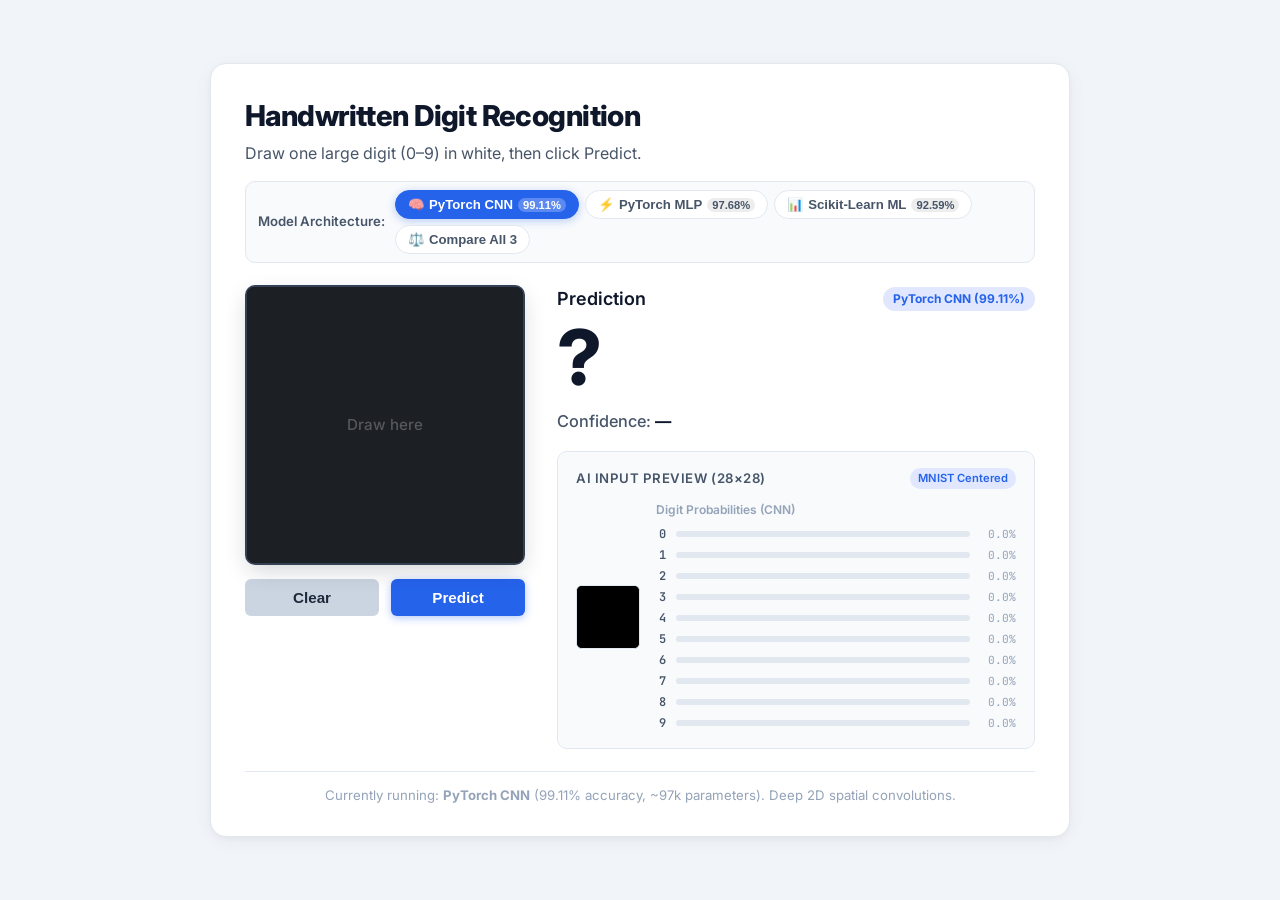
<file: index.html>
<!DOCTYPE html>
<html lang="en">
<head>
  <meta charset="UTF-8">
  <meta name="viewport" content="width=device-width, initial-scale=1.0">
  <title>Handwritten Digit Recognition - Course Project (CNN vs MLP vs Classical ML)</title>
  <meta name="description" content="Client-side handwritten digit recognition comparing Deep CNN, Multi-Layer Perceptron (MLP), and Classical Machine Learning (Logistic Regression).">
  <link rel="preconnect" href="https://fonts.googleapis.com">
  <link rel="preconnect" href="https://fonts.gstatic.com" crossorigin>
  <link href="https://fonts.googleapis.com/css2?family=Inter:wght@400;500;600;700;800&family=JetBrains+Mono:wght@500;600&display=swap" rel="stylesheet">
  <link rel="stylesheet" href="style.css">
</head>
<body>
  <div class="app-container">
    <header class="app-header">
      <h1 class="app-title">Handwritten Digit Recognition</h1>
      <p class="app-subtitle">Draw one large digit (0–9) in white, then click Predict.</p>
      
      <!-- Model Selector Segmented Control (3 Models + Compare All) -->
      <div class="model-selector-bar">
        <div class="selector-label">Model Architecture:</div>
        <div class="selector-pills" role="tablist">
          <button id="tab-cnn" class="pill-btn active" type="button" data-model="cnn">
            <span class="pill-icon">🧠</span>
            <span class="pill-text">PyTorch CNN</span>
            <span class="pill-badge">99.11%</span>
          </button>
          <button id="tab-mlp" class="pill-btn" type="button" data-model="mlp">
            <span class="pill-icon">⚡</span>
            <span class="pill-text">PyTorch MLP</span>
            <span class="pill-badge">97.68%</span>
          </button>
          <button id="tab-sklearn" class="pill-btn" type="button" data-model="sklearn">
            <span class="pill-icon">📊</span>
            <span class="pill-text">Scikit-Learn ML</span>
            <span class="pill-badge">92.59%</span>
          </button>
          <button id="tab-compare" class="pill-btn" type="button" data-model="compare">
            <span class="pill-icon">⚖️</span>
            <span class="pill-text">Compare All 3</span>
          </button>
        </div>
      </div>
    </header>

    <main class="main-layout">
      <!-- Left Column: Drawing Area & Action Controls -->
      <section class="drawing-section">
        <div class="canvas-wrapper">
          <canvas id="drawing-canvas" width="280" height="280"></canvas>
          <div class="canvas-hint" id="canvas-hint">Draw here</div>
        </div>
        <div class="button-row">
          <button id="clear-btn" class="btn btn-secondary" type="button">Clear</button>
          <button id="predict-btn" class="btn btn-primary" type="button">Predict</button>
        </div>
      </section>

      <!-- Right Column: Prediction & Details -->
      <section class="result-section">
        <!-- Single Model Result View -->
        <div class="prediction-card" id="single-pred-card">
          <div class="pred-card-header">
            <h2 class="section-title">Prediction</h2>
            <span class="model-tag" id="active-model-tag">PyTorch CNN</span>
          </div>
          <div class="prediction-display" id="prediction-value">?</div>
          <div class="confidence-display" id="confidence-value">Confidence: <span>—</span></div>
        </div>

        <!-- Comparison Mode: 3-Card Side-by-Side View -->
        <div class="comparison-cards hidden" id="comparison-cards">
          <div class="compare-card cnn-card">
            <div class="compare-badge">🧠 CNN</div>
            <div class="compare-name">ConvNet (99.1%)</div>
            <div class="compare-digit" id="compare-cnn-digit">?</div>
            <div class="compare-conf" id="compare-cnn-conf">Conf: —</div>
          </div>
          <div class="compare-card mlp-card">
            <div class="compare-badge">⚡ MLP</div>
            <div class="compare-name">Dense (97.7%)</div>
            <div class="compare-digit" id="compare-mlp-digit">?</div>
            <div class="compare-conf" id="compare-mlp-conf">Conf: —</div>
          </div>
          <div class="compare-card sklearn-card">
            <div class="compare-badge">📊 Linear ML</div>
            <div class="compare-name">Logistic (92.6%)</div>
            <div class="compare-digit" id="compare-sklearn-digit">?</div>
            <div class="compare-conf" id="compare-sklearn-conf">Conf: —</div>
          </div>
        </div>

        <!-- AI Vision Inspector: Centered 28x28 Preprocessed Input & Class Distribution -->
        <div class="inspector-card">
          <div class="inspector-header">
            <h3>AI Input Preview (28×28)</h3>
            <span class="badge">MNIST Centered</span>
          </div>
          <div class="inspector-body">
            <div class="preview-box">
              <canvas id="preview-canvas" width="28" height="28"></canvas>
            </div>
            <div class="probabilities-container">
              <div class="probabilities-title" id="prob-title">Digit Probabilities (0–9)</div>
              <div class="prob-bars" id="prob-bars">
                <!-- Generated dynamically by app.js -->
              </div>
            </div>
          </div>
        </div>
      </section>
    </main>

    <footer class="app-footer">
      <p id="footer-desc">Currently running: <strong>PyTorch CNN</strong> (99.11% accuracy, ~97k parameters). Switch above to test <strong>PyTorch MLP</strong> or <strong>Scikit-Learn Logistic Regression</strong>!</p>
    </footer>
  </div>

  <!-- Model Weights for all 3 Architectures -->
  <script src="weights.js"></script>
  <script src="mlp_weights.js"></script>
  <script src="sklearn_weights.js"></script>
  <!-- Application & Inference Engine -->
  <script src="app.js"></script>
</body>
</html>
</file>
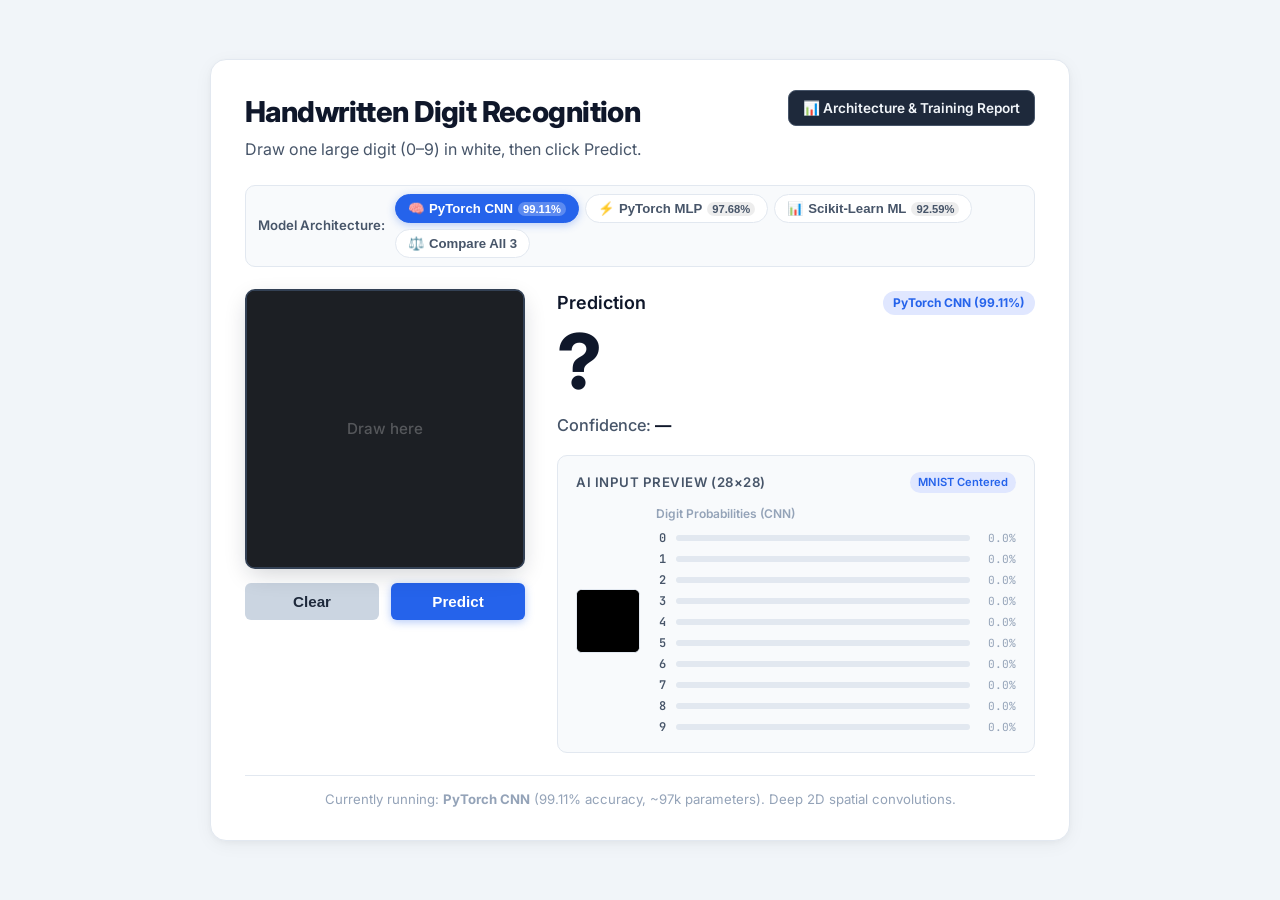
<file: course_project1_handwritting_recognition/index.html>
<!DOCTYPE html>
<html lang="en">
<head>
  <meta charset="UTF-8">
  <meta name="viewport" content="width=device-width, initial-scale=1.0">
  <title>Handwritten Digit Recognition - Course Project (CNN vs MLP vs Classical ML)</title>
  <meta name="description" content="Client-side handwritten digit recognition comparing Deep CNN, Multi-Layer Perceptron (MLP), and Classical Machine Learning (Logistic Regression).">
  <link rel="preconnect" href="https://fonts.googleapis.com">
  <link rel="preconnect" href="https://fonts.gstatic.com" crossorigin>
  <link href="https://fonts.googleapis.com/css2?family=Inter:wght@400;500;600;700;800&family=JetBrains+Mono:wght@500;600&display=swap" rel="stylesheet">
  <link rel="stylesheet" href="style.css">
</head>
<body>
  <div class="app-container">
    <header class="app-header">
      <div style="display: flex; justify-content: space-between; align-items: flex-start; flex-wrap: wrap; gap: 12px; margin-bottom: 8px;">
        <div>
          <h1 class="app-title">Handwritten Digit Recognition</h1>
          <p class="app-subtitle">Draw one large digit (0–9) in white, then click Predict.</p>
        </div>
        <a href="presentation.html" target="_blank" style="display: inline-flex; align-items: center; gap: 6px; background: #1e293b; border: 1px solid #475569; color: #f1f5f9; text-decoration: none; padding: 7px 14px; border-radius: 8px; font-size: 0.85rem; font-weight: 600; transition: all 0.2s ease;">
          <span>📊 Architecture & Training Report</span>
        </a>
      </div>
      
      <!-- Model Selector Segmented Control (3 Models + Compare All) -->
      <div class="model-selector-bar">
        <div class="selector-label">Model Architecture:</div>
        <div class="selector-pills" role="tablist">
          <button id="tab-cnn" class="pill-btn active" type="button" data-model="cnn">
            <span class="pill-icon">🧠</span>
            <span class="pill-text">PyTorch CNN</span>
            <span class="pill-badge">99.11%</span>
          </button>
          <button id="tab-mlp" class="pill-btn" type="button" data-model="mlp">
            <span class="pill-icon">⚡</span>
            <span class="pill-text">PyTorch MLP</span>
            <span class="pill-badge">97.68%</span>
          </button>
          <button id="tab-sklearn" class="pill-btn" type="button" data-model="sklearn">
            <span class="pill-icon">📊</span>
            <span class="pill-text">Scikit-Learn ML</span>
            <span class="pill-badge">92.59%</span>
          </button>
          <button id="tab-compare" class="pill-btn" type="button" data-model="compare">
            <span class="pill-icon">⚖️</span>
            <span class="pill-text">Compare All 3</span>
          </button>
        </div>
      </div>
    </header>

    <main class="main-layout">
      <!-- Left Column: Drawing Area & Action Controls -->
      <section class="drawing-section">
        <div class="canvas-wrapper">
          <canvas id="drawing-canvas" width="280" height="280"></canvas>
          <div class="canvas-hint" id="canvas-hint">Draw here</div>
        </div>
        <div class="button-row">
          <button id="clear-btn" class="btn btn-secondary" type="button">Clear</button>
          <button id="predict-btn" class="btn btn-primary" type="button">Predict</button>
        </div>
      </section>

      <!-- Right Column: Prediction & Details -->
      <section class="result-section">
        <!-- Single Model Result View -->
        <div class="prediction-card" id="single-pred-card">
          <div class="pred-card-header">
            <h2 class="section-title">Prediction</h2>
            <span class="model-tag" id="active-model-tag">PyTorch CNN</span>
          </div>
          <div class="prediction-display" id="prediction-value">?</div>
          <div class="confidence-display" id="confidence-value">Confidence: <span>—</span></div>
        </div>

        <!-- Comparison Mode: 3-Card Side-by-Side View -->
        <div class="comparison-cards hidden" id="comparison-cards">
          <div class="compare-card cnn-card">
            <div class="compare-badge">🧠 CNN</div>
            <div class="compare-name">ConvNet (99.1%)</div>
            <div class="compare-digit" id="compare-cnn-digit">?</div>
            <div class="compare-conf" id="compare-cnn-conf">Conf: —</div>
          </div>
          <div class="compare-card mlp-card">
            <div class="compare-badge">⚡ MLP</div>
            <div class="compare-name">Dense (97.7%)</div>
            <div class="compare-digit" id="compare-mlp-digit">?</div>
            <div class="compare-conf" id="compare-mlp-conf">Conf: —</div>
          </div>
          <div class="compare-card sklearn-card">
            <div class="compare-badge">📊 Linear ML</div>
            <div class="compare-name">Logistic (92.6%)</div>
            <div class="compare-digit" id="compare-sklearn-digit">?</div>
            <div class="compare-conf" id="compare-sklearn-conf">Conf: —</div>
          </div>
        </div>

        <!-- AI Vision Inspector: Centered 28x28 Preprocessed Input & Class Distribution -->
        <div class="inspector-card">
          <div class="inspector-header">
            <h3>AI Input Preview (28×28)</h3>
            <span class="badge">MNIST Centered</span>
          </div>
          <div class="inspector-body">
            <div class="preview-box">
              <canvas id="preview-canvas" width="28" height="28"></canvas>
            </div>
            <div class="probabilities-container">
              <div class="probabilities-title" id="prob-title">Digit Probabilities (0–9)</div>
              <div class="prob-bars" id="prob-bars">
                <!-- Generated dynamically by app.js -->
              </div>
            </div>
          </div>
        </div>
      </section>
    </main>

    <footer class="app-footer">
      <p id="footer-desc">Currently running: <strong>PyTorch CNN</strong> (99.11% accuracy, ~97k parameters). Switch above to test <strong>PyTorch MLP</strong> or <strong>Scikit-Learn Logistic Regression</strong>!</p>
    </footer>
  </div>

  <!-- Model Weights for all 3 Architectures -->
  <script src="weights.js"></script>
  <script src="mlp_weights.js"></script>
  <script src="sklearn_weights.js"></script>
  <!-- Application & Inference Engine -->
  <script src="app.js"></script>
</body>
</html>
</file>
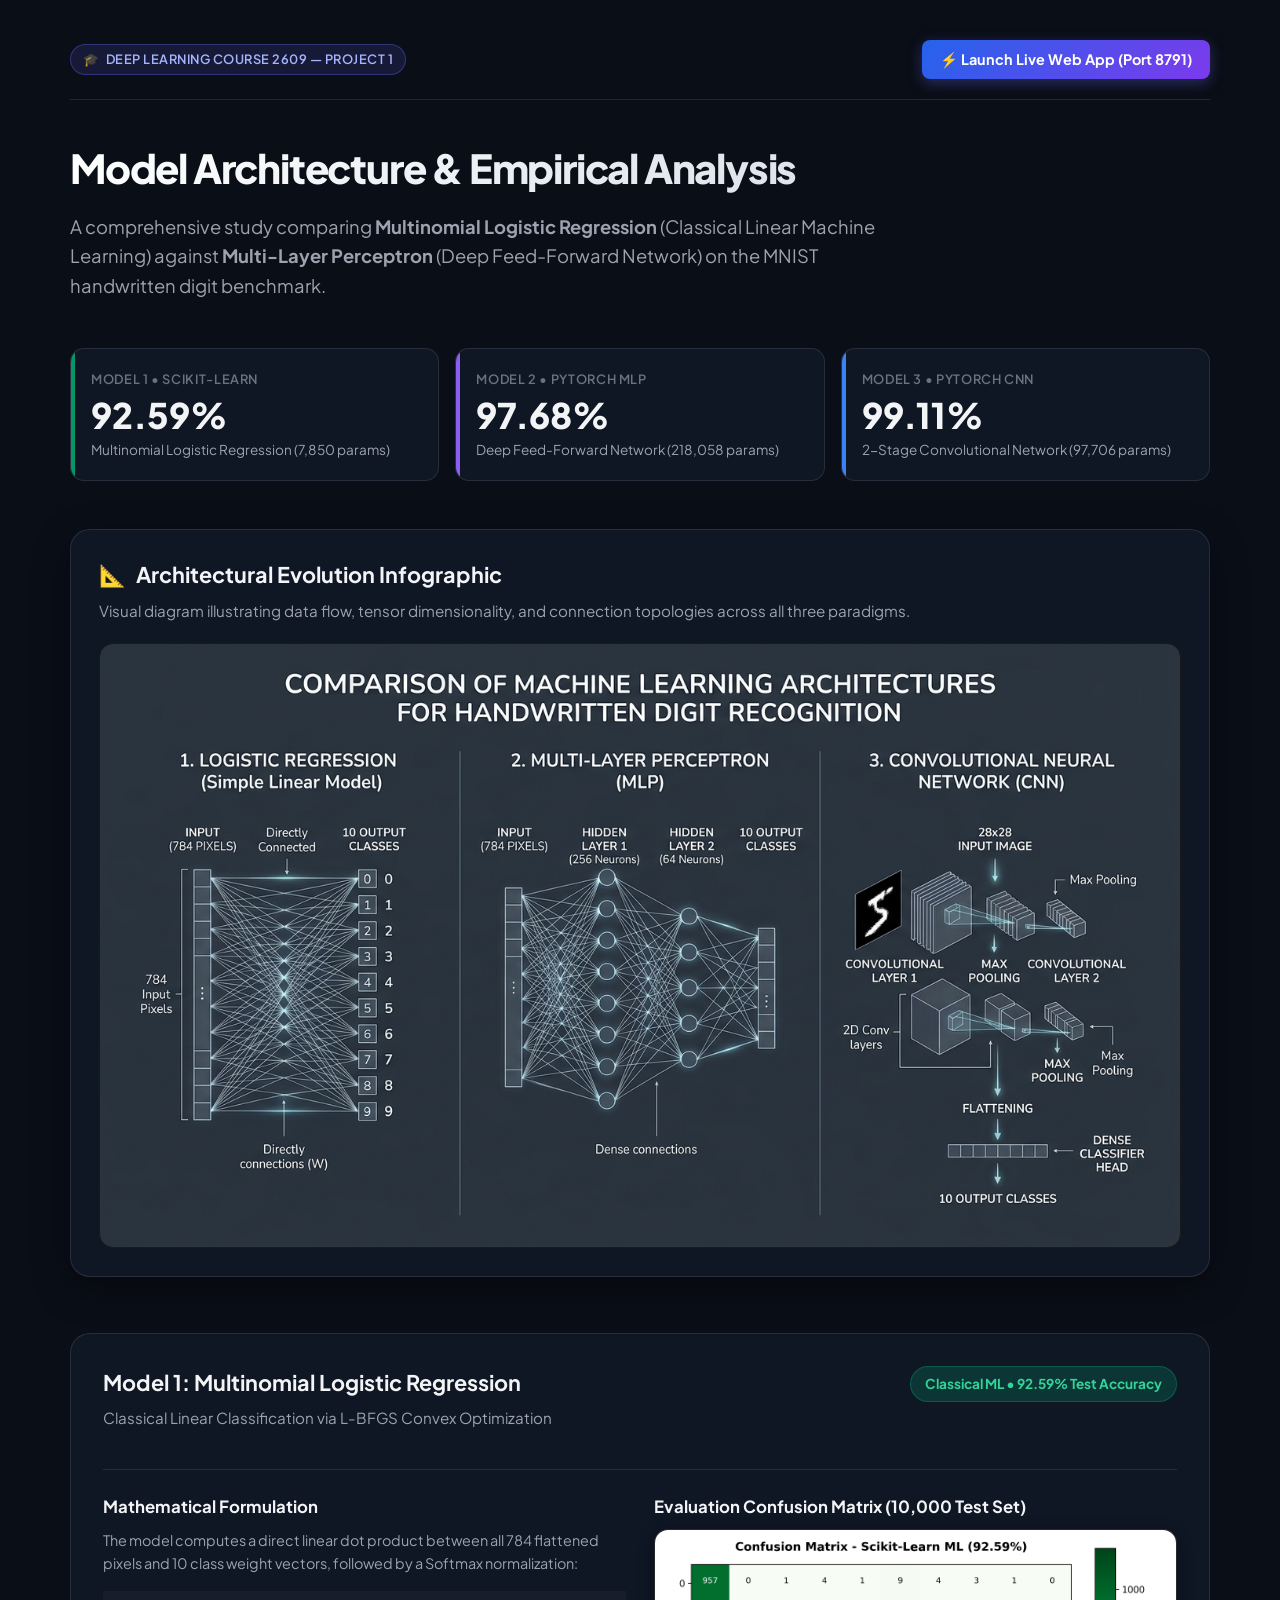
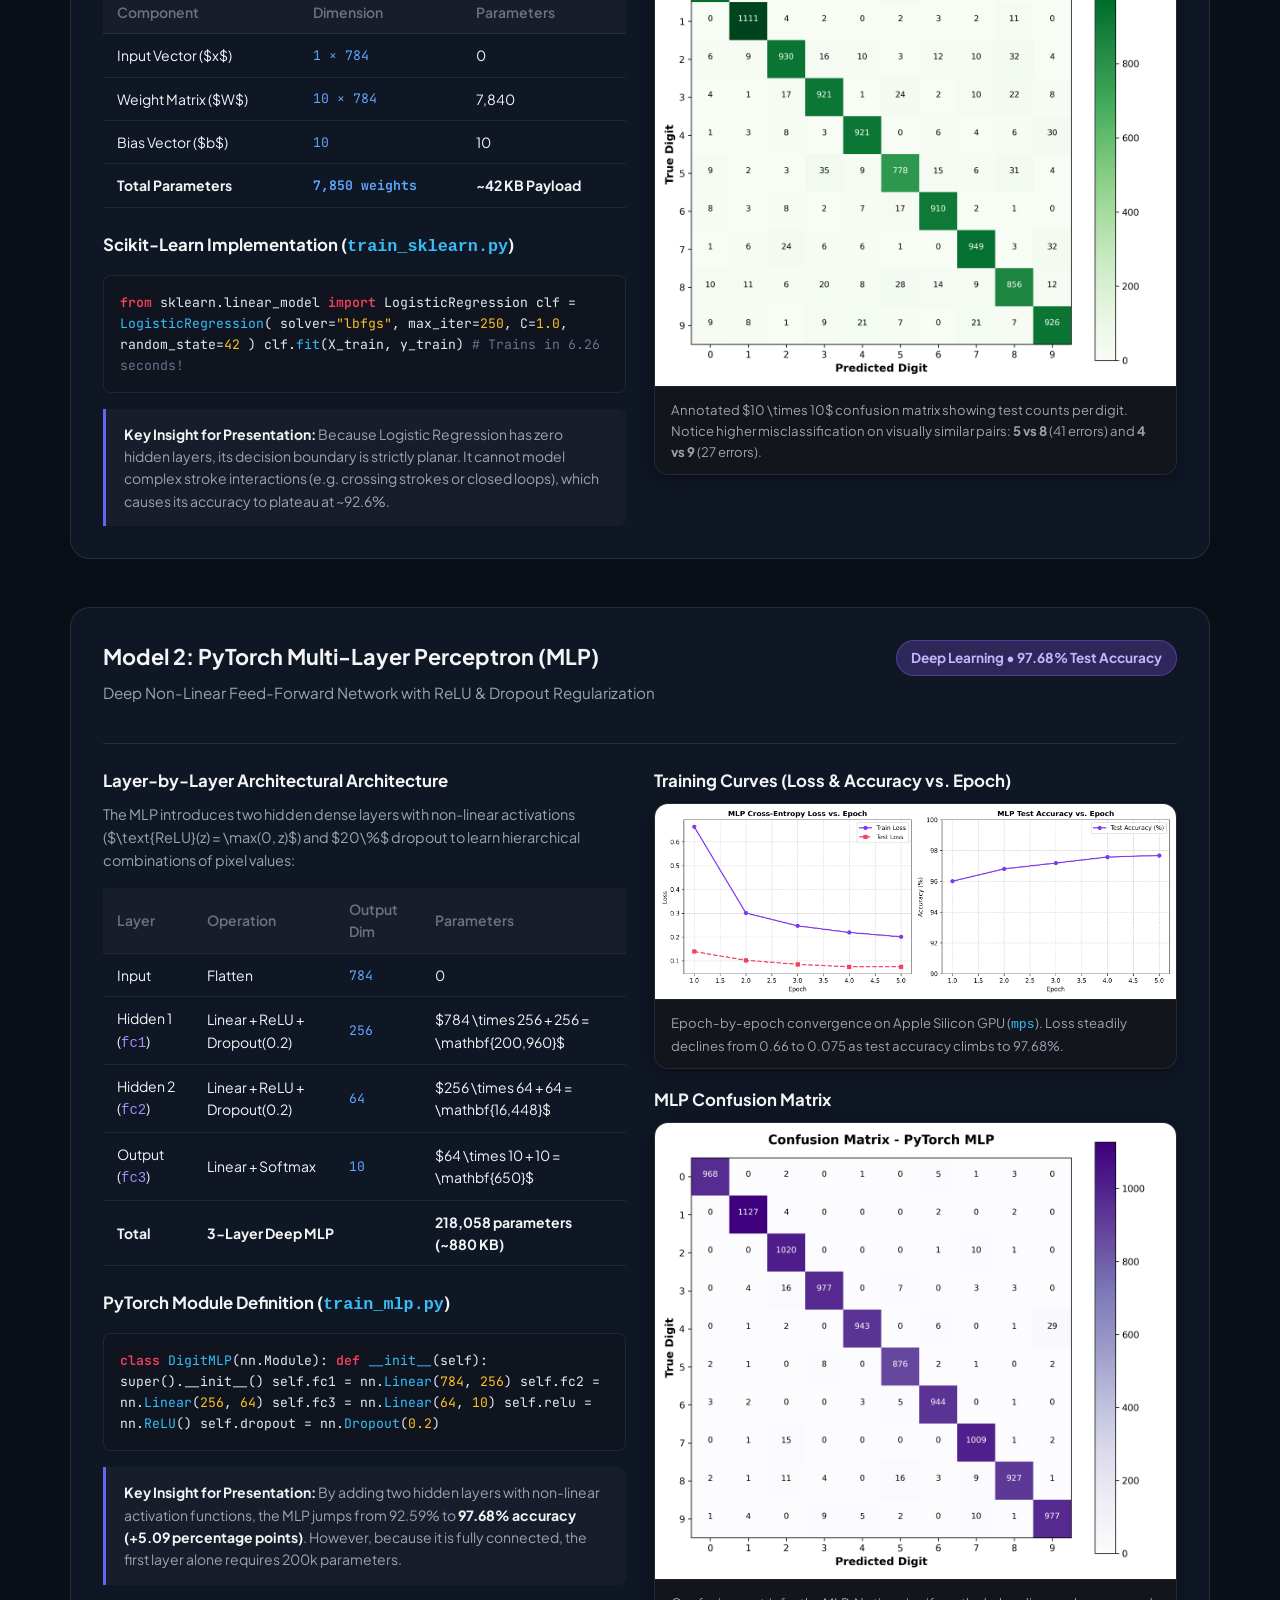
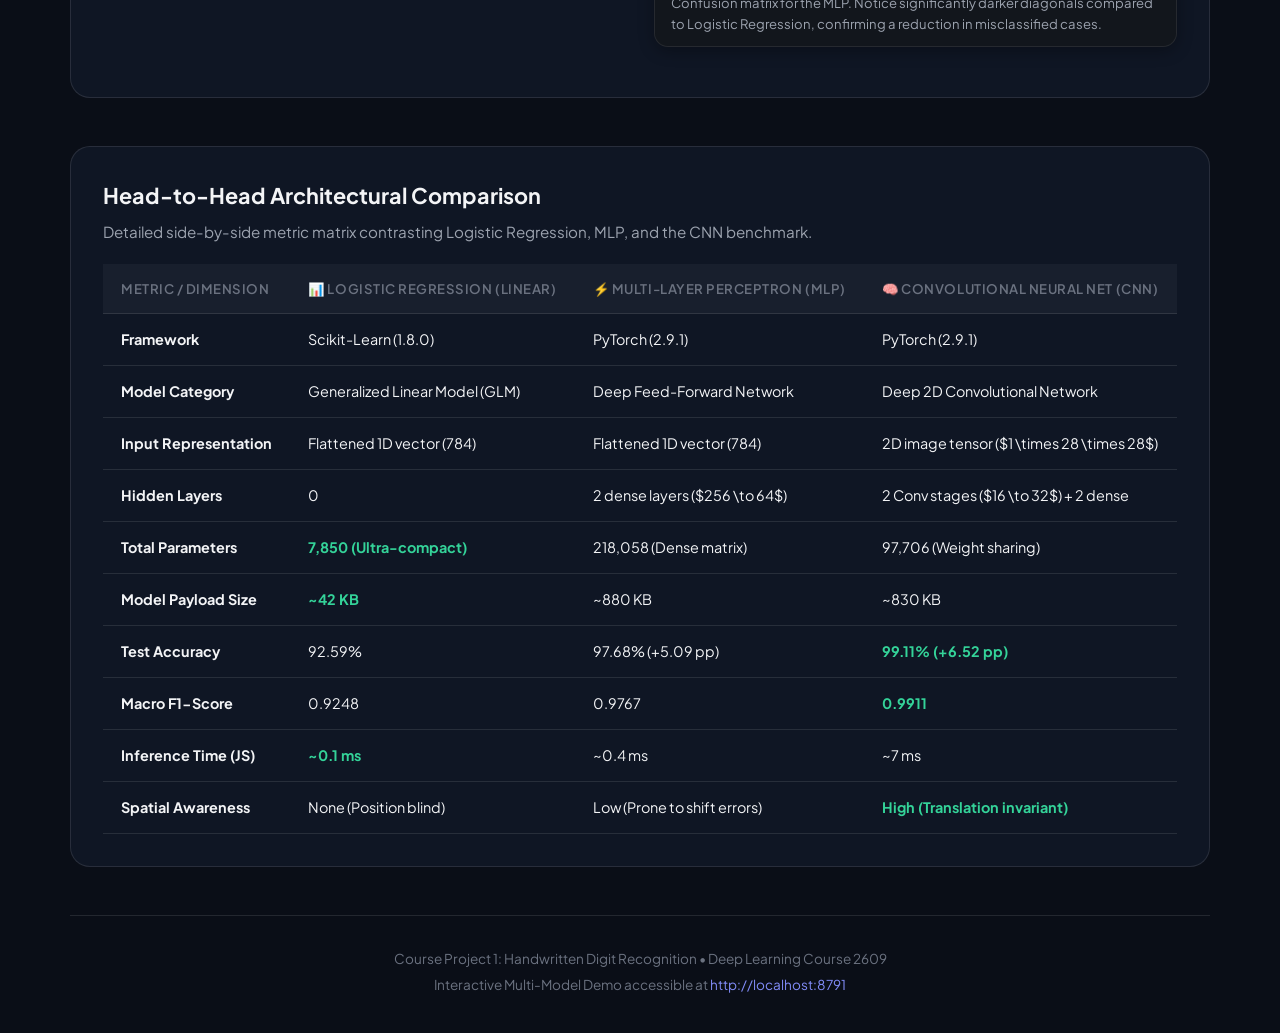
<file: course_project1_handwritting_recognition/presentation.html>
<!DOCTYPE html>
<html lang="en">
<head>
  <meta charset="UTF-8">
  <meta name="viewport" content="width=device-width, initial-scale=1.0">
  <title>Project 1: Logistic Regression vs. MLP Architecture & Performance Study</title>
  <meta name="description" content="Comparative architecture and empirical performance study focusing on Multinomial Logistic Regression and Multi-Layer Perceptron for MNIST digit recognition.">
  <link rel="preconnect" href="https://fonts.googleapis.com">
  <link rel="preconnect" href="https://fonts.gstatic.com" crossorigin>
  <link href="https://fonts.googleapis.com/css2?family=Plus+Jakarta+Sans:wght@400;500;600;700;800&family=JetBrains+Mono:wght@400;500;600&display=swap" rel="stylesheet">
  <style>
    :root {
      --font-sans: 'Plus Jakarta Sans', -apple-system, BlinkMacSystemFont, "Segoe UI", Roboto, sans-serif;
      --font-mono: 'JetBrains Mono', monospace;

      --bg-body: #0a0e17;
      --bg-surface: #111827;
      --bg-card: rgba(17, 24, 39, 0.85);
      --bg-card-alt: #1e293b;
      --border-color: rgba(255, 255, 255, 0.1);
      --border-accent: rgba(99, 102, 241, 0.3);

      --text-main: #f3f4f6;
      --text-secondary: #9ca3af;
      --text-muted: #6b7280;

      --accent-linear: #059669;
      --accent-linear-glow: rgba(5, 150, 105, 0.25);

      --accent-mlp: #8b5cf6;
      --accent-mlp-glow: rgba(139, 92, 246, 0.25);

      --accent-cnn: #3b82f6;
      --accent-cyan: #06b6d4;

      --radius-sm: 8px;
      --radius-md: 14px;
      --radius-lg: 20px;
    }

    * {
      box-sizing: border-box;
      margin: 0;
      padding: 0;
    }

    body {
      font-family: var(--font-sans);
      background-color: var(--bg-body);
      color: var(--text-main);
      line-height: 1.6;
      padding: 40px 24px;
      -webkit-font-smoothing: antialiased;
    }

    .container {
      max-width: 1140px;
      margin: 0 auto;
    }

    /* Header & Navigation */
    .nav-bar {
      display: flex;
      justify-content: space-between;
      align-items: center;
      margin-bottom: 36px;
      padding-bottom: 20px;
      border-bottom: 1px solid var(--border-color);
      flex-wrap: wrap;
      gap: 16px;
    }

    .badge-course {
      display: inline-flex;
      align-items: center;
      gap: 6px;
      background: rgba(99, 102, 241, 0.15);
      color: #a5b4fc;
      border: 1px solid rgba(99, 102, 241, 0.35);
      padding: 4px 12px;
      border-radius: 999px;
      font-size: 0.8rem;
      font-weight: 600;
      letter-spacing: 0.04em;
      text-transform: uppercase;
    }

    .live-demo-link {
      display: inline-flex;
      align-items: center;
      gap: 8px;
      background: linear-gradient(135deg, #2563eb 0%, #7c3aed 100%);
      color: #ffffff;
      text-decoration: none;
      font-weight: 700;
      font-size: 0.9rem;
      padding: 8px 18px;
      border-radius: var(--radius-sm);
      box-shadow: 0 4px 14px rgba(99, 102, 241, 0.35);
      transition: all 0.2s ease;
    }

    .live-demo-link:hover {
      transform: translateY(-1px);
      box-shadow: 0 6px 20px rgba(99, 102, 241, 0.5);
    }

    .hero {
      margin-bottom: 48px;
    }

    .hero h1 {
      font-size: 2.5rem;
      font-weight: 800;
      letter-spacing: -0.03em;
      margin-bottom: 12px;
      background: linear-gradient(135deg, #ffffff 0%, #cbd5e1 100%);
      -webkit-background-clip: text;
      -webkit-text-fill-color: transparent;
    }

    .hero p {
      font-size: 1.15rem;
      color: var(--text-secondary);
      max-width: 820px;
    }

    /* Key Stats Bar */
    .stats-grid {
      display: grid;
      grid-template-columns: repeat(auto-fit, minmax(240px, 1fr));
      gap: 16px;
      margin-bottom: 48px;
    }

    .stat-card {
      background: var(--bg-card);
      border: 1px solid var(--border-color);
      border-radius: var(--radius-md);
      padding: 20px;
      position: relative;
      overflow: hidden;
    }

    .stat-card::before {
      content: '';
      position: absolute;
      top: 0;
      left: 0;
      width: 4px;
      height: 100%;
    }

    .stat-card.linear::before { background: var(--accent-linear); }
    .stat-card.mlp::before { background: var(--accent-mlp); }
    .stat-card.cnn::before { background: var(--accent-cnn); }

    .stat-label {
      font-size: 0.8rem;
      font-weight: 600;
      text-transform: uppercase;
      letter-spacing: 0.05em;
      color: var(--text-muted);
      margin-bottom: 6px;
    }

    .stat-value {
      font-size: 2.2rem;
      font-weight: 800;
      color: var(--text-main);
      line-height: 1.1;
      margin-bottom: 4px;
    }

    .stat-desc {
      font-size: 0.85rem;
      color: var(--text-secondary);
    }

    /* Infographic Banner */
    .infographic-card {
      background: var(--bg-card);
      border: 1px solid var(--border-color);
      border-radius: var(--radius-lg);
      padding: 28px;
      margin-bottom: 56px;
      box-shadow: 0 12px 36px rgba(0, 0, 0, 0.4);
    }

    .card-title {
      font-size: 1.35rem;
      font-weight: 700;
      color: var(--text-main);
      margin-bottom: 6px;
      display: flex;
      align-items: center;
      gap: 10px;
    }

    .card-subtitle {
      font-size: 0.95rem;
      color: var(--text-secondary);
      margin-bottom: 20px;
    }

    .banner-img-container {
      width: 100%;
      border-radius: var(--radius-md);
      overflow: hidden;
      border: 1px solid var(--border-color);
      background: #000000;
    }

    .banner-img-container img {
      width: 100%;
      height: auto;
      display: block;
    }

    /* Two Main Model Sections */
    .model-section {
      background: var(--bg-card);
      border: 1px solid var(--border-color);
      border-radius: var(--radius-lg);
      padding: 32px;
      margin-bottom: 48px;
      position: relative;
    }

    .model-header {
      display: flex;
      justify-content: space-between;
      align-items: flex-start;
      margin-bottom: 24px;
      border-bottom: 1px solid var(--border-color);
      padding-bottom: 18px;
      flex-wrap: wrap;
      gap: 12px;
    }

    .model-tag-large {
      padding: 6px 14px;
      border-radius: 999px;
      font-size: 0.85rem;
      font-weight: 700;
    }

    .model-tag-large.linear {
      background: var(--accent-linear-glow);
      color: #34d399;
      border: 1px solid rgba(5, 150, 105, 0.4);
    }

    .model-tag-large.mlp {
      background: var(--accent-mlp-glow);
      color: #c4b5fd;
      border: 1px solid rgba(139, 92, 246, 0.4);
    }

    .model-grid-layout {
      display: grid;
      grid-template-columns: 1fr 1fr;
      gap: 28px;
      align-items: start;
    }

    @media (max-width: 860px) {
      .model-grid-layout {
        grid-template-columns: 1fr;
      }
    }

    .spec-table {
      width: 100%;
      border-collapse: collapse;
      font-size: 0.875rem;
      margin: 16px 0 24px 0;
    }

    .spec-table th, .spec-table td {
      padding: 10px 14px;
      text-align: left;
      border-bottom: 1px solid rgba(255, 255, 255, 0.07);
    }

    .spec-table th {
      color: var(--text-muted);
      font-weight: 600;
      background: rgba(255, 255, 255, 0.03);
    }

    .spec-table td {
      color: var(--text-main);
    }

    .spec-table td.code {
      font-family: var(--font-mono);
      font-size: 0.82rem;
      color: #60a5fa;
    }

    .code-snippet-box {
      background: #0f141f;
      border: 1px solid rgba(255, 255, 255, 0.08);
      border-radius: var(--radius-sm);
      padding: 16px;
      font-family: var(--font-mono);
      font-size: 0.82rem;
      color: #e2e8f0;
      overflow-x: auto;
      line-height: 1.6;
      margin-top: 14px;
    }

    .code-comment { color: #64748b; }
    .code-keyword { color: #f43f5e; font-weight: 600; }
    .code-func { color: #38bdf8; }
    .code-number { color: #fbbf24; }

    .plot-container {
      background: #0d1117;
      border: 1px solid var(--border-color);
      border-radius: var(--radius-md);
      overflow: hidden;
      margin-bottom: 18px;
      box-shadow: 0 4px 16px rgba(0, 0, 0, 0.3);
    }

    .plot-container img {
      width: 100%;
      height: auto;
      display: block;
    }

    .plot-caption {
      padding: 12px 16px;
      font-size: 0.82rem;
      color: var(--text-secondary);
      border-top: 1px solid rgba(255, 255, 255, 0.06);
      background: rgba(255, 255, 255, 0.02);
    }

    .analysis-callout {
      background: rgba(255, 255, 255, 0.03);
      border-left: 3px solid #6366f1;
      padding: 14px 18px;
      border-radius: 0 var(--radius-sm) var(--radius-sm) 0;
      font-size: 0.875rem;
      color: var(--text-secondary);
      margin-top: 16px;
    }

    .analysis-callout strong {
      color: var(--text-main);
    }

    /* Comparison Head to Head */
    .comparison-section {
      background: var(--bg-card);
      border: 1px solid var(--border-color);
      border-radius: var(--radius-lg);
      padding: 32px;
      margin-bottom: 48px;
    }

    .head-to-head-table {
      width: 100%;
      border-collapse: collapse;
      margin-top: 18px;
      font-size: 0.9rem;
    }

    .head-to-head-table th, .head-to-head-table td {
      padding: 14px 18px;
      text-align: left;
      border-bottom: 1px solid var(--border-color);
    }

    .head-to-head-table th {
      background: rgba(255, 255, 255, 0.04);
      color: var(--text-muted);
      font-weight: 600;
      font-size: 0.825rem;
      text-transform: uppercase;
      letter-spacing: 0.04em;
    }

    .head-to-head-table tr:hover td {
      background: rgba(255, 255, 255, 0.02);
    }

    .winner-val {
      font-weight: 700;
      color: #34d399;
    }

    /* Footer */
    footer {
      text-align: center;
      padding-top: 32px;
      border-top: 1px solid var(--border-color);
      font-size: 0.85rem;
      color: var(--text-muted);
    }
  </style>
</head>
<body>
  <div class="container">
    <!-- Navigation & Badge -->
    <nav class="nav-bar">
      <div class="badge-course">
        <span>🎓</span> Deep Learning Course 2609 — Project 1
      </div>
      <a href="http://localhost:8791" target="_blank" class="live-demo-link">
        <span>⚡ Launch Live Web App (Port 8791)</span>
      </a>
    </nav>

    <!-- Hero Title -->
    <header class="hero">
      <h1>Model Architecture & Empirical Analysis</h1>
      <p>A comprehensive study comparing <strong>Multinomial Logistic Regression</strong> (Classical Linear Machine Learning) against <strong>Multi-Layer Perceptron</strong> (Deep Feed-Forward Network) on the MNIST handwritten digit benchmark.</p>
    </header>

    <!-- Key Performance Summary Grid -->
    <section class="stats-grid">
      <div class="stat-card linear">
        <div class="stat-label">Model 1 • Scikit-Learn</div>
        <div class="stat-value">92.59%</div>
        <div class="stat-desc">Multinomial Logistic Regression (7,850 params)</div>
      </div>
      <div class="stat-card mlp">
        <div class="stat-label">Model 2 • PyTorch MLP</div>
        <div class="stat-value">97.68%</div>
        <div class="stat-desc">Deep Feed-Forward Network (218,058 params)</div>
      </div>
      <div class="stat-card cnn">
        <div class="stat-label">Model 3 • PyTorch CNN</div>
        <div class="stat-value">99.11%</div>
        <div class="stat-desc">2-Stage Convolutional Network (97,706 params)</div>
      </div>
    </section>

    <!-- Visual Architecture Infographic -->
    <section class="infographic-card">
      <h2 class="card-title">
        <span>📐</span> Architectural Evolution Infographic
      </h2>
      <p class="card-subtitle">Visual diagram illustrating data flow, tensor dimensionality, and connection topologies across all three paradigms.</p>
      <div class="banner-img-container">
        <img src="plots/architectures_comparison.png" alt="Comparison of Machine Learning Architectures for Handwritten Digit Recognition">
      </div>
    </section>

    <!-- =================================================== -->
    <!-- MODEL 1: SCIKIT-LEARN LOGISTIC REGRESSION -->
    <!-- =================================================== -->
    <article class="model-section" id="model-logistic">
      <div class="model-header">
        <div>
          <h2 class="card-title">Model 1: Multinomial Logistic Regression</h2>
          <p class="card-subtitle">Classical Linear Classification via L-BFGS Convex Optimization</p>
        </div>
        <span class="model-tag-large linear">Classical ML • 92.59% Test Accuracy</span>
      </div>

      <div class="model-grid-layout">
        <!-- Left Column: Specs, Math, Code -->
        <div>
          <h3 style="font-size: 1.05rem; margin-bottom: 8px;">Mathematical Formulation</h3>
          <p style="font-size: 0.9rem; color: var(--text-secondary); margin-bottom: 14px;">
            The model computes a direct linear dot product between all 784 flattened pixels and 10 class weight vectors, followed by a Softmax normalization:
          </p>

          <table class="spec-table">
            <thead>
              <tr>
                <th>Component</th>
                <th>Dimension</th>
                <th>Parameters</th>
              </tr>
            </thead>
            <tbody>
              <tr>
                <td>Input Vector ($x$)</td>
                <td class="code">1 × 784</td>
                <td>0</td>
              </tr>
              <tr>
                <td>Weight Matrix ($W$)</td>
                <td class="code">10 × 784</td>
                <td>7,840</td>
              </tr>
              <tr>
                <td>Bias Vector ($b$)</td>
                <td class="code">10</td>
                <td>10</td>
              </tr>
              <tr>
                <td><strong>Total Parameters</strong></td>
                <td class="code"><strong>7,850 weights</strong></td>
                <td><strong>~42 KB Payload</strong></td>
              </tr>
            </tbody>
          </table>

          <h3 style="font-size: 1.05rem; margin-top: 20px; margin-bottom: 8px;">Scikit-Learn Implementation (<code style="color: #38bdf8;">train_sklearn.py</code>)</h3>
          <div class="code-snippet-box">
<span class="code-keyword">from</span> sklearn.linear_model <span class="code-keyword">import</span> LogisticRegression

clf = <span class="code-func">LogisticRegression</span>(
    solver=<span class="code-number">"lbfgs"</span>,
    max_iter=<span class="code-number">250</span>,
    C=<span class="code-number">1.0</span>,
    random_state=<span class="code-number">42</span>
)
clf.<span class="code-func">fit</span>(X_train, y_train) <span class="code-comment"># Trains in 6.26 seconds!</span>
          </div>

          <div class="analysis-callout">
            <strong>Key Insight for Presentation:</strong>
            Because Logistic Regression has zero hidden layers, its decision boundary is strictly planar. It cannot model complex stroke interactions (e.g. crossing strokes or closed loops), which causes its accuracy to plateau at ~92.6%.
          </div>
        </div>

        <!-- Right Column: Confusion Matrix Plot & Diagnostics -->
        <div>
          <h3 style="font-size: 1.05rem; margin-bottom: 8px;">Evaluation Confusion Matrix (10,000 Test Set)</h3>
          <div class="plot-container">
            <img src="plots/sklearn_confusion_matrix.png" alt="Confusion Matrix for Scikit-Learn Logistic Regression">
            <div class="plot-caption">
              Annotated $10 \times 10$ confusion matrix showing test counts per digit. Notice higher misclassification on visually similar pairs: <strong>5 vs 8</strong> (41 errors) and <strong>4 vs 9</strong> (27 errors).
            </div>
          </div>
        </div>
      </div>
    </article>

    <!-- =================================================== -->
    <!-- MODEL 2: PYTORCH MULTI-LAYER PERCEPTRON (MLP) -->
    <!-- =================================================== -->
    <article class="model-section" id="model-mlp">
      <div class="model-header">
        <div>
          <h2 class="card-title">Model 2: PyTorch Multi-Layer Perceptron (MLP)</h2>
          <p class="card-subtitle">Deep Non-Linear Feed-Forward Network with ReLU & Dropout Regularization</p>
        </div>
        <span class="model-tag-large mlp">Deep Learning • 97.68% Test Accuracy</span>
      </div>

      <div class="model-grid-layout">
        <!-- Left Column: Specs, Math, Code -->
        <div>
          <h3 style="font-size: 1.05rem; margin-bottom: 8px;">Layer-by-Layer Architectural Architecture</h3>
          <p style="font-size: 0.9rem; color: var(--text-secondary); margin-bottom: 14px;">
            The MLP introduces two hidden dense layers with non-linear activations ($\text{ReLU}(z) = \max(0, z)$) and $20\%$ dropout to learn hierarchical combinations of pixel values:
          </p>

          <table class="spec-table">
            <thead>
              <tr>
                <th>Layer</th>
                <th>Operation</th>
                <th>Output Dim</th>
                <th>Parameters</th>
              </tr>
            </thead>
            <tbody>
              <tr>
                <td>Input</td>
                <td>Flatten</td>
                <td class="code">784</td>
                <td>0</td>
              </tr>
              <tr>
                <td>Hidden 1 (<code style="color: #a78bfa;">fc1</code>)</td>
                <td>Linear + ReLU + Dropout(0.2)</td>
                <td class="code">256</td>
                <td>$784 \times 256 + 256 = \mathbf{200,960}$</td>
              </tr>
              <tr>
                <td>Hidden 2 (<code style="color: #a78bfa;">fc2</code>)</td>
                <td>Linear + ReLU + Dropout(0.2)</td>
                <td class="code">64</td>
                <td>$256 \times 64 + 64 = \mathbf{16,448}$</td>
              </tr>
              <tr>
                <td>Output (<code style="color: #a78bfa;">fc3</code>)</td>
                <td>Linear + Softmax</td>
                <td class="code">10</td>
                <td>$64 \times 10 + 10 = \mathbf{650}$</td>
              </tr>
              <tr>
                <td><strong>Total</strong></td>
                <td colspan="2"><strong>3-Layer Deep MLP</strong></td>
                <td><strong>218,058 parameters (~880 KB)</strong></td>
              </tr>
            </tbody>
          </table>

          <h3 style="font-size: 1.05rem; margin-top: 20px; margin-bottom: 8px;">PyTorch Module Definition (<code style="color: #38bdf8;">train_mlp.py</code>)</h3>
          <div class="code-snippet-box">
<span class="code-keyword">class</span> <span class="code-func">DigitMLP</span>(nn.Module):
    <span class="code-keyword">def</span> <span class="code-func">__init__</span>(self):
        super().__init__()
        self.fc1 = nn.<span class="code-func">Linear</span>(<span class="code-number">784</span>, <span class="code-number">256</span>)
        self.fc2 = nn.<span class="code-func">Linear</span>(<span class="code-number">256</span>, <span class="code-number">64</span>)
        self.fc3 = nn.<span class="code-func">Linear</span>(<span class="code-number">64</span>, <span class="code-number">10</span>)
        self.relu = nn.<span class="code-func">ReLU</span>()
        self.dropout = nn.<span class="code-func">Dropout</span>(<span class="code-number">0.2</span>)
          </div>

          <div class="analysis-callout">
            <strong>Key Insight for Presentation:</strong>
            By adding two hidden layers with non-linear activation functions, the MLP jumps from 92.59% to <strong>97.68% accuracy (+5.09 percentage points)</strong>. However, because it is fully connected, the first layer alone requires 200k parameters.
          </div>
        </div>

        <!-- Right Column: Training Curves & Confusion Matrix -->
        <div>
          <h3 style="font-size: 1.05rem; margin-bottom: 8px;">Training Curves (Loss & Accuracy vs. Epoch)</h3>
          <div class="plot-container">
            <img src="plots/mlp_training_curves.png" alt="Training & Validation Curves for PyTorch MLP">
            <div class="plot-caption">
              Epoch-by-epoch convergence on Apple Silicon GPU (<code style="color: #38bdf8;">mps</code>). Loss steadily declines from 0.66 to 0.075 as test accuracy climbs to 97.68%.
            </div>
          </div>

          <h3 style="font-size: 1.05rem; margin-top: 18px; margin-bottom: 8px;">MLP Confusion Matrix</h3>
          <div class="plot-container">
            <img src="plots/mlp_confusion_matrix.png" alt="Confusion Matrix for PyTorch MLP">
            <div class="plot-caption">
              Confusion matrix for the MLP. Notice significantly darker diagonals compared to Logistic Regression, confirming a reduction in misclassified cases.
            </div>
          </div>
        </div>
      </div>
    </article>

    <!-- =================================================== -->
    <!-- COMPARISON & SUMMARY TABLE -->
    <!-- =================================================== -->
    <section class="comparison-section">
      <h2 class="card-title">Head-to-Head Architectural Comparison</h2>
      <p class="card-subtitle">Detailed side-by-side metric matrix contrasting Logistic Regression, MLP, and the CNN benchmark.</p>

      <table class="head-to-head-table">
        <thead>
          <tr>
            <th>Metric / Dimension</th>
            <th>📊 Logistic Regression (Linear)</th>
            <th>⚡ Multi-Layer Perceptron (MLP)</th>
            <th>🧠 Convolutional Neural Net (CNN)</th>
          </tr>
        </thead>
        <tbody>
          <tr>
            <td><strong>Framework</strong></td>
            <td>Scikit-Learn (1.8.0)</td>
            <td>PyTorch (2.9.1)</td>
            <td>PyTorch (2.9.1)</td>
          </tr>
          <tr>
            <td><strong>Model Category</strong></td>
            <td>Generalized Linear Model (GLM)</td>
            <td>Deep Feed-Forward Network</td>
            <td>Deep 2D Convolutional Network</td>
          </tr>
          <tr>
            <td><strong>Input Representation</strong></td>
            <td>Flattened 1D vector (784)</td>
            <td>Flattened 1D vector (784)</td>
            <td>2D image tensor ($1 \times 28 \times 28$)</td>
          </tr>
          <tr>
            <td><strong>Hidden Layers</strong></td>
            <td>0</td>
            <td>2 dense layers ($256 \to 64$)</td>
            <td>2 Conv stages ($16 \to 32$) + 2 dense</td>
          </tr>
          <tr>
            <td><strong>Total Parameters</strong></td>
            <td class="winner-val"><strong>7,850</strong> (Ultra-compact)</td>
            <td>218,058 (Dense matrix)</td>
            <td>97,706 (Weight sharing)</td>
          </tr>
          <tr>
            <td><strong>Model Payload Size</strong></td>
            <td class="winner-val"><strong>~42 KB</strong></td>
            <td>~880 KB</td>
            <td>~830 KB</td>
          </tr>
          <tr>
            <td><strong>Test Accuracy</strong></td>
            <td>92.59%</td>
            <td>97.68% (+5.09 pp)</td>
            <td class="winner-val"><strong>99.11% (+6.52 pp)</strong></td>
          </tr>
          <tr>
            <td><strong>Macro F1-Score</strong></td>
            <td>0.9248</td>
            <td>0.9767</td>
            <td class="winner-val"><strong>0.9911</strong></td>
          </tr>
          <tr>
            <td><strong>Inference Time (JS)</strong></td>
            <td class="winner-val"><strong>~0.1 ms</strong></td>
            <td>~0.4 ms</td>
            <td>~7 ms</td>
          </tr>
          <tr>
            <td><strong>Spatial Awareness</strong></td>
            <td>None (Position blind)</td>
            <td>Low (Prone to shift errors)</td>
            <td class="winner-val"><strong>High (Translation invariant)</strong></td>
          </tr>
        </tbody>
      </table>
    </section>

    <!-- Footer -->
    <footer>
      <p>Course Project 1: Handwritten Digit Recognition • Deep Learning Course 2609</p>
      <p style="margin-top: 4px; color: var(--text-muted);">Interactive Multi-Model Demo accessible at <a href="http://localhost:8791" style="color: #818cf8; text-decoration: none;">http://localhost:8791</a></p>
    </footer>
  </div>
</body>
</html>
</file>
<file: style.css>
/* Design System & Base Variables */
:root {
  --font-sans: 'Inter', -apple-system, BlinkMacSystemFont, "Segoe UI", Roboto, sans-serif;
  --font-mono: 'JetBrains Mono', ui-monospace, Menlo, Monaco, Consolas, monospace;

  --bg-page: #f1f5f9;
  --bg-card: #ffffff;
  --bg-canvas: #1c1f24;
  --bg-canvas-border: #334155;

  --text-primary: #0f172a;
  --text-secondary: #475569;
  --text-muted: #94a3b8;

  --primary-blue: #2563eb;
  --primary-blue-hover: #1d4ed8;

  --purple-mlp: #7c3aed;
  --purple-mlp-hover: #6d28d9;

  --emerald-ml: #059669;
  --emerald-ml-hover: #047857;

  --secondary-btn-bg: #cbd5e1;
  --secondary-btn-hover: #94a3b8;
  --secondary-btn-text: #1e293b;

  --border-card: #e2e8f0;
  --shadow-card: 0 4px 20px -2px rgba(0, 0, 0, 0.06), 0 2px 6px -1px rgba(0, 0, 0, 0.04);
  --shadow-canvas: 0 8px 24px -4px rgba(15, 23, 42, 0.2);

  --radius-sm: 6px;
  --radius-md: 10px;
  --radius-lg: 16px;
}

* {
  box-sizing: border-box;
  margin: 0;
  padding: 0;
}

body {
  font-family: var(--font-sans);
  background-color: var(--bg-page);
  color: var(--text-primary);
  line-height: 1.5;
  min-height: 100vh;
  display: flex;
  justify-content: center;
  align-items: center;
  padding: 20px 16px;
}

.app-container {
  background: var(--bg-card);
  max-width: 860px;
  width: 100%;
  border-radius: var(--radius-lg);
  box-shadow: var(--shadow-card);
  border: 1px solid var(--border-card);
  padding: 30px 34px;
}

/* Header */
.app-header {
  margin-bottom: 22px;
}

.app-title {
  font-size: 1.8rem;
  font-weight: 800;
  color: var(--text-primary);
  letter-spacing: -0.02em;
  margin-bottom: 4px;
}

.app-subtitle {
  font-size: 1.0rem;
  color: var(--text-secondary);
  font-weight: 400;
  margin-bottom: 16px;
}

/* Model Selector Segmented Control */
.model-selector-bar {
  display: flex;
  align-items: center;
  gap: 10px;
  background: #f8fafc;
  padding: 8px 12px;
  border-radius: var(--radius-md);
  border: 1px solid var(--border-card);
  flex-wrap: wrap;
}

.selector-label {
  font-size: 0.825rem;
  font-weight: 600;
  color: var(--text-secondary);
}

.selector-pills {
  display: flex;
  gap: 6px;
  flex: 1;
  flex-wrap: wrap;
}

.pill-btn {
  display: inline-flex;
  align-items: center;
  gap: 5px;
  background: #ffffff;
  border: 1px solid var(--border-card);
  padding: 6px 12px;
  border-radius: 999px;
  font-size: 0.825rem;
  font-weight: 600;
  color: var(--text-secondary);
  cursor: pointer;
  transition: all 0.2s ease;
  user-select: none;
}

.pill-btn:hover {
  background: #f1f5f9;
  color: var(--text-primary);
  border-color: #cbd5e1;
}

.pill-btn.active[data-model="cnn"] {
  background: var(--primary-blue);
  color: #ffffff;
  border-color: var(--primary-blue);
  box-shadow: 0 2px 8px rgba(37, 99, 235, 0.3);
}

.pill-btn.active[data-model="mlp"] {
  background: var(--purple-mlp);
  color: #ffffff;
  border-color: var(--purple-mlp);
  box-shadow: 0 2px 8px rgba(124, 58, 237, 0.3);
}

.pill-btn.active[data-model="sklearn"] {
  background: var(--emerald-ml);
  color: #ffffff;
  border-color: var(--emerald-ml);
  box-shadow: 0 2px 8px rgba(5, 150, 105, 0.3);
}

.pill-btn.active[data-model="compare"] {
  background: #475569;
  color: #ffffff;
  border-color: #475569;
  box-shadow: 0 2px 8px rgba(71, 85, 105, 0.3);
}

.pill-badge {
  font-size: 0.7rem;
  padding: 1px 5px;
  border-radius: 999px;
  background: rgba(0, 0, 0, 0.07);
  font-weight: 600;
}

.pill-btn.active .pill-badge {
  background: rgba(255, 255, 255, 0.25);
  color: #ffffff;
}

/* Layout */
.main-layout {
  display: grid;
  grid-template-columns: 280px 1fr;
  gap: 32px;
  align-items: start;
}

@media (max-width: 720px) {
  .app-container {
    padding: 22px 18px;
  }
  .main-layout {
    grid-template-columns: 1fr;
    gap: 22px;
  }
}

/* Drawing Area */
.drawing-section {
  display: flex;
  flex-direction: column;
  align-items: center;
  gap: 14px;
}

.canvas-wrapper {
  position: relative;
  width: 280px;
  height: 280px;
  border-radius: var(--radius-md);
  overflow: hidden;
  box-shadow: var(--shadow-canvas);
  background: var(--bg-canvas);
  border: 2px solid var(--bg-canvas-border);
}

#drawing-canvas {
  display: block;
  width: 280px;
  height: 280px;
  background-color: var(--bg-canvas);
  cursor: crosshair;
  touch-action: none;
}

.canvas-hint {
  position: absolute;
  top: 50%;
  left: 50%;
  transform: translate(-50%, -50%);
  color: rgba(255, 255, 255, 0.25);
  font-size: 0.95rem;
  font-weight: 500;
  pointer-events: none;
  user-select: none;
  transition: opacity 0.2s ease;
}

.canvas-hint.hidden {
  opacity: 0;
}

/* Action Buttons */
.button-row {
  display: flex;
  gap: 12px;
  width: 100%;
}

.btn {
  flex: 1;
  padding: 10px 16px;
  font-size: 0.95rem;
  font-weight: 600;
  border-radius: var(--radius-sm);
  border: none;
  cursor: pointer;
  transition: all 0.15s ease;
  user-select: none;
}

.btn-secondary {
  background-color: var(--secondary-btn-bg);
  color: var(--secondary-btn-text);
}

.btn-secondary:hover {
  background-color: var(--secondary-btn-hover);
}

.btn-primary {
  background-color: var(--primary-blue);
  color: #ffffff;
  box-shadow: 0 2px 8px rgba(37, 99, 235, 0.35);
}

.btn-primary:hover {
  background-color: var(--primary-blue-hover);
}

/* Result Section */
.result-section {
  display: flex;
  flex-direction: column;
  gap: 18px;
}

.pred-card-header {
  display: flex;
  align-items: center;
  justify-content: space-between;
}

.section-title {
  font-size: 1.125rem;
  font-weight: 600;
  color: var(--text-primary);
}

.model-tag {
  font-size: 0.75rem;
  font-weight: 700;
  padding: 3px 10px;
  border-radius: 999px;
  background-color: #e0e7ff;
  color: var(--primary-blue);
}

.model-tag.tag-mlp {
  background-color: #ede9fe;
  color: var(--purple-mlp);
}

.model-tag.tag-sklearn {
  background-color: #d1fae5;
  color: var(--emerald-ml);
}

.prediction-display {
  font-family: var(--font-sans);
  font-size: 4.8rem;
  font-weight: 800;
  line-height: 1;
  color: var(--text-primary);
  margin: 8px 0 12px 0;
  min-height: 75px;
  display: flex;
  align-items: center;
  transition: transform 0.2s ease, color 0.2s ease;
}

.prediction-display.predicted-cnn {
  color: var(--primary-blue);
  animation: popIn 0.25s cubic-bezier(0.175, 0.885, 0.32, 1.275);
}

.prediction-display.predicted-mlp {
  color: var(--purple-mlp);
  animation: popIn 0.25s cubic-bezier(0.175, 0.885, 0.32, 1.275);
}

.prediction-display.predicted-sklearn {
  color: var(--emerald-ml);
  animation: popIn 0.25s cubic-bezier(0.175, 0.885, 0.32, 1.275);
}

@keyframes popIn {
  0% { transform: scale(0.85); opacity: 0.7; }
  100% { transform: scale(1); opacity: 1; }
}

.confidence-display {
  font-size: 1.02rem;
  color: var(--text-secondary);
  font-weight: 500;
}

.confidence-display span {
  font-weight: 700;
  color: var(--text-primary);
}

/* 3-Card Comparison Grid View */
.comparison-cards {
  display: grid;
  grid-template-columns: repeat(3, 1fr);
  gap: 10px;
}

.comparison-cards.hidden {
  display: none;
}

.compare-card {
  background: #f8fafc;
  border: 1px solid var(--border-card);
  border-radius: var(--radius-md);
  padding: 12px 8px;
  text-align: center;
  transition: all 0.2s ease;
}

.compare-badge {
  font-size: 0.68rem;
  font-weight: 700;
  text-transform: uppercase;
  letter-spacing: 0.03em;
  margin-bottom: 2px;
}

.cnn-card .compare-badge { color: var(--primary-blue); }
.mlp-card .compare-badge { color: var(--purple-mlp); }
.sklearn-card .compare-badge { color: var(--emerald-ml); }

.compare-name {
  font-size: 0.75rem;
  font-weight: 600;
  color: var(--text-secondary);
}

.compare-digit {
  font-size: 3rem;
  font-weight: 800;
  line-height: 1.1;
  margin: 4px 0;
  color: var(--text-primary);
}

.cnn-card .compare-digit { color: var(--primary-blue); }
.mlp-card .compare-digit { color: var(--purple-mlp); }
.sklearn-card .compare-digit { color: var(--emerald-ml); }

.compare-conf {
  font-size: 0.78rem;
  font-weight: 600;
  color: var(--text-secondary);
}

/* AI Vision Inspector Card */
.inspector-card {
  background: #f8fafc;
  border: 1px solid var(--border-card);
  border-radius: var(--radius-md);
  padding: 16px 18px;
}

.inspector-header {
  display: flex;
  align-items: center;
  justify-content: space-between;
  margin-bottom: 12px;
}

.inspector-header h3 {
  font-size: 0.825rem;
  font-weight: 600;
  text-transform: uppercase;
  letter-spacing: 0.04em;
  color: var(--text-secondary);
}

.badge {
  font-size: 0.7rem;
  font-weight: 600;
  padding: 2px 8px;
  border-radius: 999px;
  background-color: #e0e7ff;
  color: var(--primary-blue);
}

.inspector-body {
  display: flex;
  gap: 16px;
  align-items: center;
}

.preview-box {
  width: 64px;
  height: 64px;
  background: #000;
  border-radius: var(--radius-sm);
  overflow: hidden;
  flex-shrink: 0;
  border: 1px solid var(--border-card);
  box-shadow: inset 0 0 4px rgba(255, 255, 255, 0.1);
}

#preview-canvas {
  width: 100%;
  height: 100%;
  image-rendering: pixelated;
}

.probabilities-container {
  flex: 1;
}

.probabilities-title {
  font-size: 0.75rem;
  font-weight: 600;
  color: var(--text-muted);
  margin-bottom: 6px;
}

.prob-bars {
  display: flex;
  flex-direction: column;
  gap: 3px;
}

.prob-row {
  display: flex;
  align-items: center;
  font-size: 0.75rem;
  font-family: var(--font-mono);
  color: var(--text-secondary);
  gap: 8px;
}

.prob-label {
  width: 12px;
  font-weight: 600;
  text-align: center;
}

.prob-track {
  flex: 1;
  height: 6px;
  background: #e2e8f0;
  border-radius: 999px;
  overflow: hidden;
  position: relative;
}

.prob-fill {
  height: 100%;
  width: 0%;
  background: var(--secondary-btn-hover);
  border-radius: 999px;
  transition: width 0.25s ease, background-color 0.25s ease;
}

.prob-row.active .prob-label { color: var(--primary-blue); font-weight: 700; }
.prob-row.active .prob-fill { background: var(--primary-blue); }

body.model-mlp .prob-row.active .prob-label { color: var(--purple-mlp); }
body.model-mlp .prob-row.active .prob-fill { background: var(--purple-mlp); }

body.model-sklearn .prob-row.active .prob-label { color: var(--emerald-ml); }
body.model-sklearn .prob-row.active .prob-fill { background: var(--emerald-ml); }

.prob-val {
  width: 38px;
  text-align: right;
  font-size: 0.7rem;
  color: var(--text-muted);
}

.prob-row.active .prob-val { color: var(--primary-blue); font-weight: 700; }
body.model-mlp .prob-row.active .prob-val { color: var(--purple-mlp); }
body.model-sklearn .prob-row.active .prob-val { color: var(--emerald-ml); }

/* Footer */
.app-footer {
  margin-top: 22px;
  padding-top: 14px;
  border-top: 1px solid var(--border-card);
  font-size: 0.825rem;
  color: var(--text-muted);
  text-align: center;
}
</file>
<file: course_project1_handwritting_recognition/style.css>
/* Design System & Base Variables */
:root {
  --font-sans: 'Inter', -apple-system, BlinkMacSystemFont, "Segoe UI", Roboto, sans-serif;
  --font-mono: 'JetBrains Mono', ui-monospace, Menlo, Monaco, Consolas, monospace;

  --bg-page: #f1f5f9;
  --bg-card: #ffffff;
  --bg-canvas: #1c1f24;
  --bg-canvas-border: #334155;

  --text-primary: #0f172a;
  --text-secondary: #475569;
  --text-muted: #94a3b8;

  --primary-blue: #2563eb;
  --primary-blue-hover: #1d4ed8;

  --purple-mlp: #7c3aed;
  --purple-mlp-hover: #6d28d9;

  --emerald-ml: #059669;
  --emerald-ml-hover: #047857;

  --secondary-btn-bg: #cbd5e1;
  --secondary-btn-hover: #94a3b8;
  --secondary-btn-text: #1e293b;

  --border-card: #e2e8f0;
  --shadow-card: 0 4px 20px -2px rgba(0, 0, 0, 0.06), 0 2px 6px -1px rgba(0, 0, 0, 0.04);
  --shadow-canvas: 0 8px 24px -4px rgba(15, 23, 42, 0.2);

  --radius-sm: 6px;
  --radius-md: 10px;
  --radius-lg: 16px;
}

* {
  box-sizing: border-box;
  margin: 0;
  padding: 0;
}

body {
  font-family: var(--font-sans);
  background-color: var(--bg-page);
  color: var(--text-primary);
  line-height: 1.5;
  min-height: 100vh;
  display: flex;
  justify-content: center;
  align-items: center;
  padding: 20px 16px;
}

.app-container {
  background: var(--bg-card);
  max-width: 860px;
  width: 100%;
  border-radius: var(--radius-lg);
  box-shadow: var(--shadow-card);
  border: 1px solid var(--border-card);
  padding: 30px 34px;
}

/* Header */
.app-header {
  margin-bottom: 22px;
}

.app-title {
  font-size: 1.8rem;
  font-weight: 800;
  color: var(--text-primary);
  letter-spacing: -0.02em;
  margin-bottom: 4px;
}

.app-subtitle {
  font-size: 1.0rem;
  color: var(--text-secondary);
  font-weight: 400;
  margin-bottom: 16px;
}

/* Model Selector Segmented Control */
.model-selector-bar {
  display: flex;
  align-items: center;
  gap: 10px;
  background: #f8fafc;
  padding: 8px 12px;
  border-radius: var(--radius-md);
  border: 1px solid var(--border-card);
  flex-wrap: wrap;
}

.selector-label {
  font-size: 0.825rem;
  font-weight: 600;
  color: var(--text-secondary);
}

.selector-pills {
  display: flex;
  gap: 6px;
  flex: 1;
  flex-wrap: wrap;
}

.pill-btn {
  display: inline-flex;
  align-items: center;
  gap: 5px;
  background: #ffffff;
  border: 1px solid var(--border-card);
  padding: 6px 12px;
  border-radius: 999px;
  font-size: 0.825rem;
  font-weight: 600;
  color: var(--text-secondary);
  cursor: pointer;
  transition: all 0.2s ease;
  user-select: none;
}

.pill-btn:hover {
  background: #f1f5f9;
  color: var(--text-primary);
  border-color: #cbd5e1;
}

.pill-btn.active[data-model="cnn"] {
  background: var(--primary-blue);
  color: #ffffff;
  border-color: var(--primary-blue);
  box-shadow: 0 2px 8px rgba(37, 99, 235, 0.3);
}

.pill-btn.active[data-model="mlp"] {
  background: var(--purple-mlp);
  color: #ffffff;
  border-color: var(--purple-mlp);
  box-shadow: 0 2px 8px rgba(124, 58, 237, 0.3);
}

.pill-btn.active[data-model="sklearn"] {
  background: var(--emerald-ml);
  color: #ffffff;
  border-color: var(--emerald-ml);
  box-shadow: 0 2px 8px rgba(5, 150, 105, 0.3);
}

.pill-btn.active[data-model="compare"] {
  background: #475569;
  color: #ffffff;
  border-color: #475569;
  box-shadow: 0 2px 8px rgba(71, 85, 105, 0.3);
}

.pill-badge {
  font-size: 0.7rem;
  padding: 1px 5px;
  border-radius: 999px;
  background: rgba(0, 0, 0, 0.07);
  font-weight: 600;
}

.pill-btn.active .pill-badge {
  background: rgba(255, 255, 255, 0.25);
  color: #ffffff;
}

/* Layout */
.main-layout {
  display: grid;
  grid-template-columns: 280px 1fr;
  gap: 32px;
  align-items: start;
}

@media (max-width: 720px) {
  .app-container {
    padding: 22px 18px;
  }
  .main-layout {
    grid-template-columns: 1fr;
    gap: 22px;
  }
}

/* Drawing Area */
.drawing-section {
  display: flex;
  flex-direction: column;
  align-items: center;
  gap: 14px;
}

.canvas-wrapper {
  position: relative;
  width: 280px;
  height: 280px;
  border-radius: var(--radius-md);
  overflow: hidden;
  box-shadow: var(--shadow-canvas);
  background: var(--bg-canvas);
  border: 2px solid var(--bg-canvas-border);
}

#drawing-canvas {
  display: block;
  width: 280px;
  height: 280px;
  background-color: var(--bg-canvas);
  cursor: crosshair;
  touch-action: none;
}

.canvas-hint {
  position: absolute;
  top: 50%;
  left: 50%;
  transform: translate(-50%, -50%);
  color: rgba(255, 255, 255, 0.25);
  font-size: 0.95rem;
  font-weight: 500;
  pointer-events: none;
  user-select: none;
  transition: opacity 0.2s ease;
}

.canvas-hint.hidden {
  opacity: 0;
}

/* Action Buttons */
.button-row {
  display: flex;
  gap: 12px;
  width: 100%;
}

.btn {
  flex: 1;
  padding: 10px 16px;
  font-size: 0.95rem;
  font-weight: 600;
  border-radius: var(--radius-sm);
  border: none;
  cursor: pointer;
  transition: all 0.15s ease;
  user-select: none;
}

.btn-secondary {
  background-color: var(--secondary-btn-bg);
  color: var(--secondary-btn-text);
}

.btn-secondary:hover {
  background-color: var(--secondary-btn-hover);
}

.btn-primary {
  background-color: var(--primary-blue);
  color: #ffffff;
  box-shadow: 0 2px 8px rgba(37, 99, 235, 0.35);
}

.btn-primary:hover {
  background-color: var(--primary-blue-hover);
}

/* Result Section */
.result-section {
  display: flex;
  flex-direction: column;
  gap: 18px;
}

.pred-card-header {
  display: flex;
  align-items: center;
  justify-content: space-between;
}

.section-title {
  font-size: 1.125rem;
  font-weight: 600;
  color: var(--text-primary);
}

.model-tag {
  font-size: 0.75rem;
  font-weight: 700;
  padding: 3px 10px;
  border-radius: 999px;
  background-color: #e0e7ff;
  color: var(--primary-blue);
}

.model-tag.tag-mlp {
  background-color: #ede9fe;
  color: var(--purple-mlp);
}

.model-tag.tag-sklearn {
  background-color: #d1fae5;
  color: var(--emerald-ml);
}

.prediction-display {
  font-family: var(--font-sans);
  font-size: 4.8rem;
  font-weight: 800;
  line-height: 1;
  color: var(--text-primary);
  margin: 8px 0 12px 0;
  min-height: 75px;
  display: flex;
  align-items: center;
  transition: transform 0.2s ease, color 0.2s ease;
}

.prediction-display.predicted-cnn {
  color: var(--primary-blue);
  animation: popIn 0.25s cubic-bezier(0.175, 0.885, 0.32, 1.275);
}

.prediction-display.predicted-mlp {
  color: var(--purple-mlp);
  animation: popIn 0.25s cubic-bezier(0.175, 0.885, 0.32, 1.275);
}

.prediction-display.predicted-sklearn {
  color: var(--emerald-ml);
  animation: popIn 0.25s cubic-bezier(0.175, 0.885, 0.32, 1.275);
}

@keyframes popIn {
  0% { transform: scale(0.85); opacity: 0.7; }
  100% { transform: scale(1); opacity: 1; }
}

.confidence-display {
  font-size: 1.02rem;
  color: var(--text-secondary);
  font-weight: 500;
}

.confidence-display span {
  font-weight: 700;
  color: var(--text-primary);
}

/* 3-Card Comparison Grid View */
.comparison-cards {
  display: grid;
  grid-template-columns: repeat(3, 1fr);
  gap: 10px;
}

.comparison-cards.hidden {
  display: none;
}

.compare-card {
  background: #f8fafc;
  border: 1px solid var(--border-card);
  border-radius: var(--radius-md);
  padding: 12px 8px;
  text-align: center;
  transition: all 0.2s ease;
}

.compare-badge {
  font-size: 0.68rem;
  font-weight: 700;
  text-transform: uppercase;
  letter-spacing: 0.03em;
  margin-bottom: 2px;
}

.cnn-card .compare-badge { color: var(--primary-blue); }
.mlp-card .compare-badge { color: var(--purple-mlp); }
.sklearn-card .compare-badge { color: var(--emerald-ml); }

.compare-name {
  font-size: 0.75rem;
  font-weight: 600;
  color: var(--text-secondary);
}

.compare-digit {
  font-size: 3rem;
  font-weight: 800;
  line-height: 1.1;
  margin: 4px 0;
  color: var(--text-primary);
}

.cnn-card .compare-digit { color: var(--primary-blue); }
.mlp-card .compare-digit { color: var(--purple-mlp); }
.sklearn-card .compare-digit { color: var(--emerald-ml); }

.compare-conf {
  font-size: 0.78rem;
  font-weight: 600;
  color: var(--text-secondary);
}

/* AI Vision Inspector Card */
.inspector-card {
  background: #f8fafc;
  border: 1px solid var(--border-card);
  border-radius: var(--radius-md);
  padding: 16px 18px;
}

.inspector-header {
  display: flex;
  align-items: center;
  justify-content: space-between;
  margin-bottom: 12px;
}

.inspector-header h3 {
  font-size: 0.825rem;
  font-weight: 600;
  text-transform: uppercase;
  letter-spacing: 0.04em;
  color: var(--text-secondary);
}

.badge {
  font-size: 0.7rem;
  font-weight: 600;
  padding: 2px 8px;
  border-radius: 999px;
  background-color: #e0e7ff;
  color: var(--primary-blue);
}

.inspector-body {
  display: flex;
  gap: 16px;
  align-items: center;
}

.preview-box {
  width: 64px;
  height: 64px;
  background: #000;
  border-radius: var(--radius-sm);
  overflow: hidden;
  flex-shrink: 0;
  border: 1px solid var(--border-card);
  box-shadow: inset 0 0 4px rgba(255, 255, 255, 0.1);
}

#preview-canvas {
  width: 100%;
  height: 100%;
  image-rendering: pixelated;
}

.probabilities-container {
  flex: 1;
}

.probabilities-title {
  font-size: 0.75rem;
  font-weight: 600;
  color: var(--text-muted);
  margin-bottom: 6px;
}

.prob-bars {
  display: flex;
  flex-direction: column;
  gap: 3px;
}

.prob-row {
  display: flex;
  align-items: center;
  font-size: 0.75rem;
  font-family: var(--font-mono);
  color: var(--text-secondary);
  gap: 8px;
}

.prob-label {
  width: 12px;
  font-weight: 600;
  text-align: center;
}

.prob-track {
  flex: 1;
  height: 6px;
  background: #e2e8f0;
  border-radius: 999px;
  overflow: hidden;
  position: relative;
}

.prob-fill {
  height: 100%;
  width: 0%;
  background: var(--secondary-btn-hover);
  border-radius: 999px;
  transition: width 0.25s ease, background-color 0.25s ease;
}

.prob-row.active .prob-label { color: var(--primary-blue); font-weight: 700; }
.prob-row.active .prob-fill { background: var(--primary-blue); }

body.model-mlp .prob-row.active .prob-label { color: var(--purple-mlp); }
body.model-mlp .prob-row.active .prob-fill { background: var(--purple-mlp); }

body.model-sklearn .prob-row.active .prob-label { color: var(--emerald-ml); }
body.model-sklearn .prob-row.active .prob-fill { background: var(--emerald-ml); }

.prob-val {
  width: 38px;
  text-align: right;
  font-size: 0.7rem;
  color: var(--text-muted);
}

.prob-row.active .prob-val { color: var(--primary-blue); font-weight: 700; }
body.model-mlp .prob-row.active .prob-val { color: var(--purple-mlp); }
body.model-sklearn .prob-row.active .prob-val { color: var(--emerald-ml); }

/* Footer */
.app-footer {
  margin-top: 22px;
  padding-top: 14px;
  border-top: 1px solid var(--border-card);
  font-size: 0.825rem;
  color: var(--text-muted);
  text-align: center;
}
</file>
